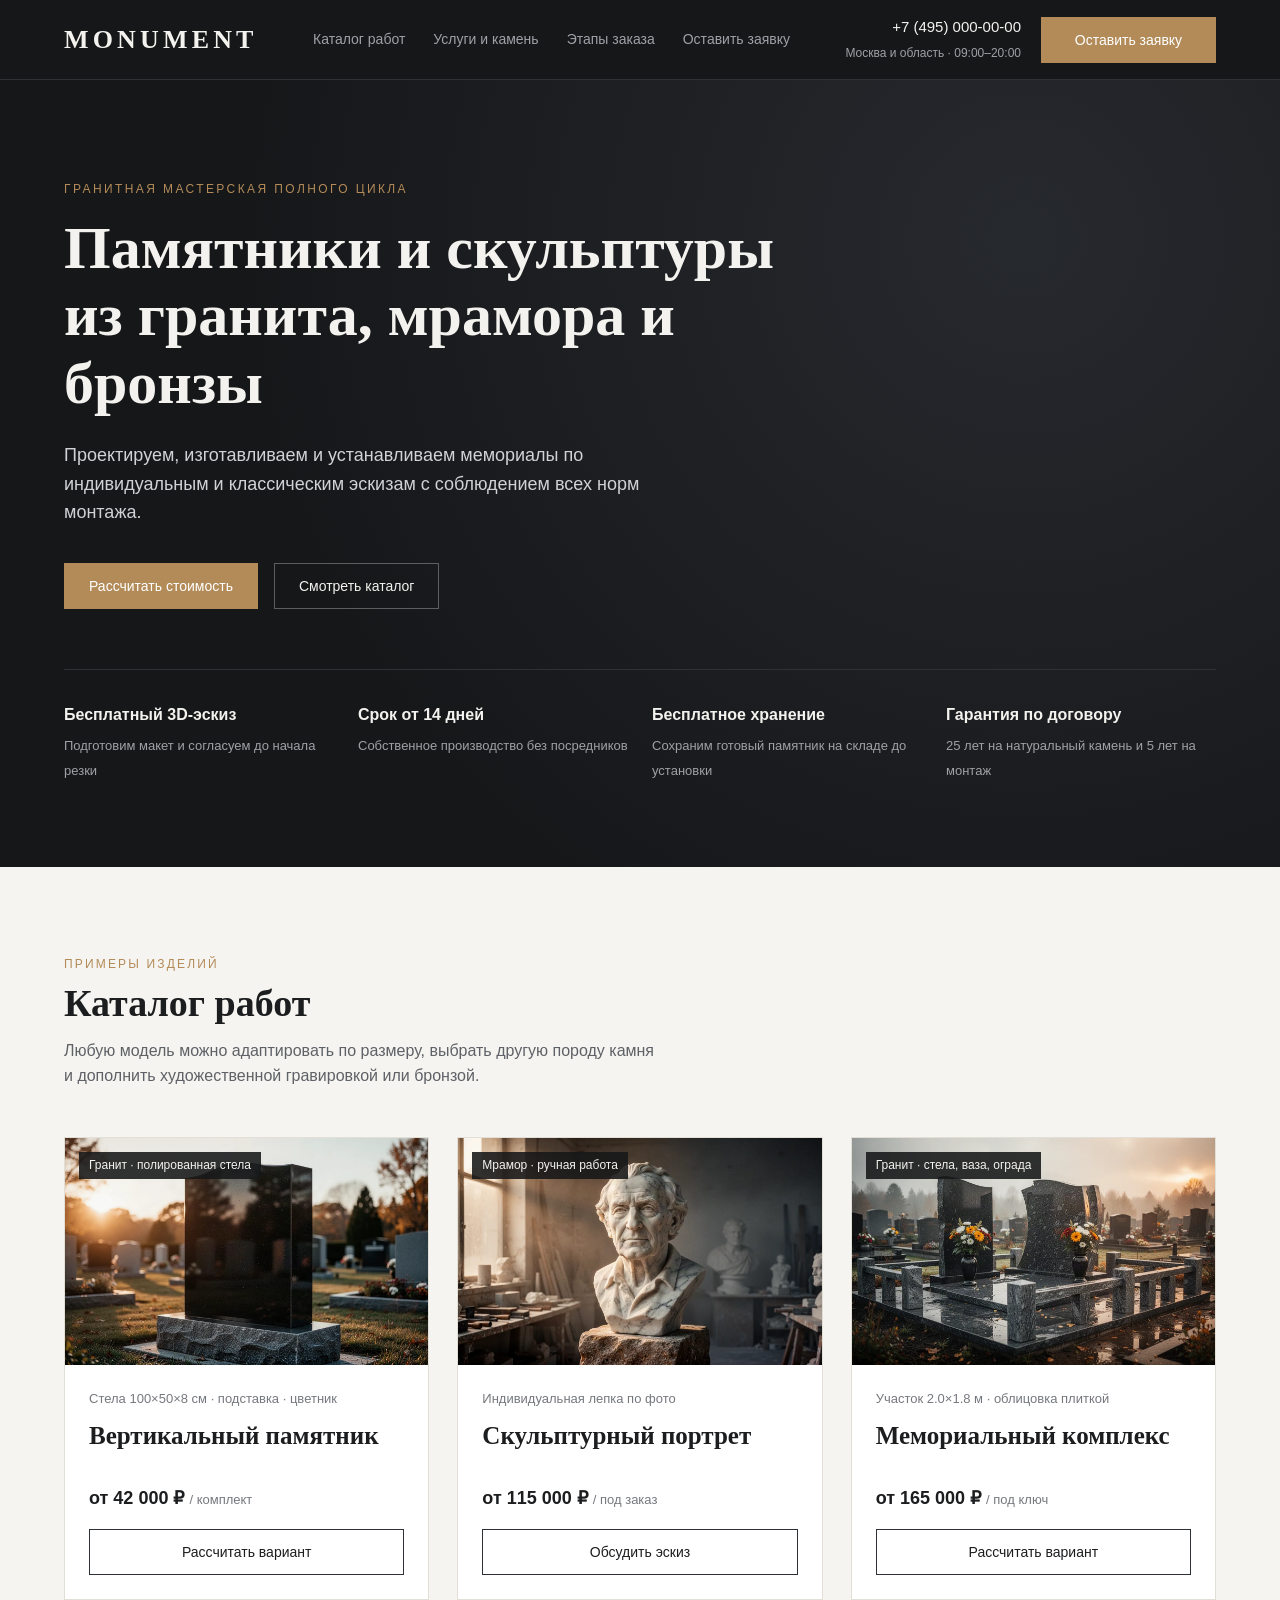
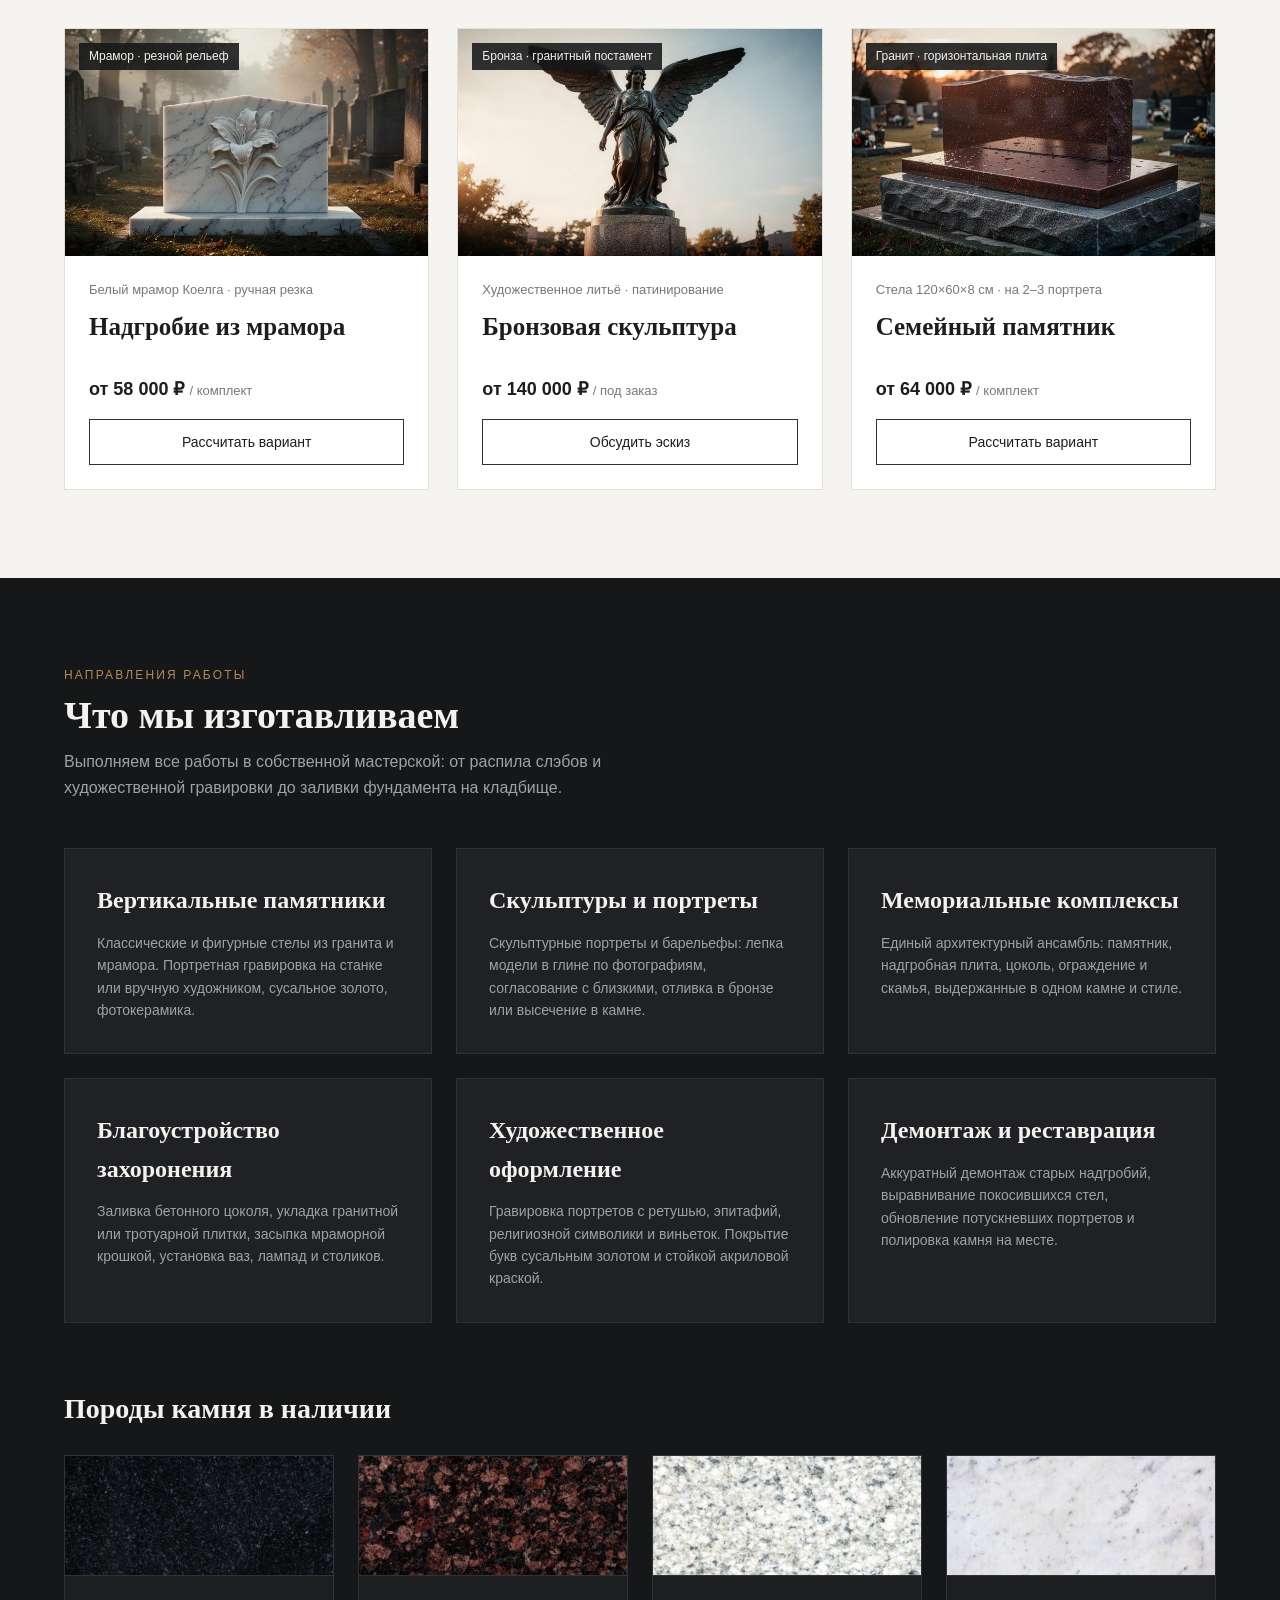
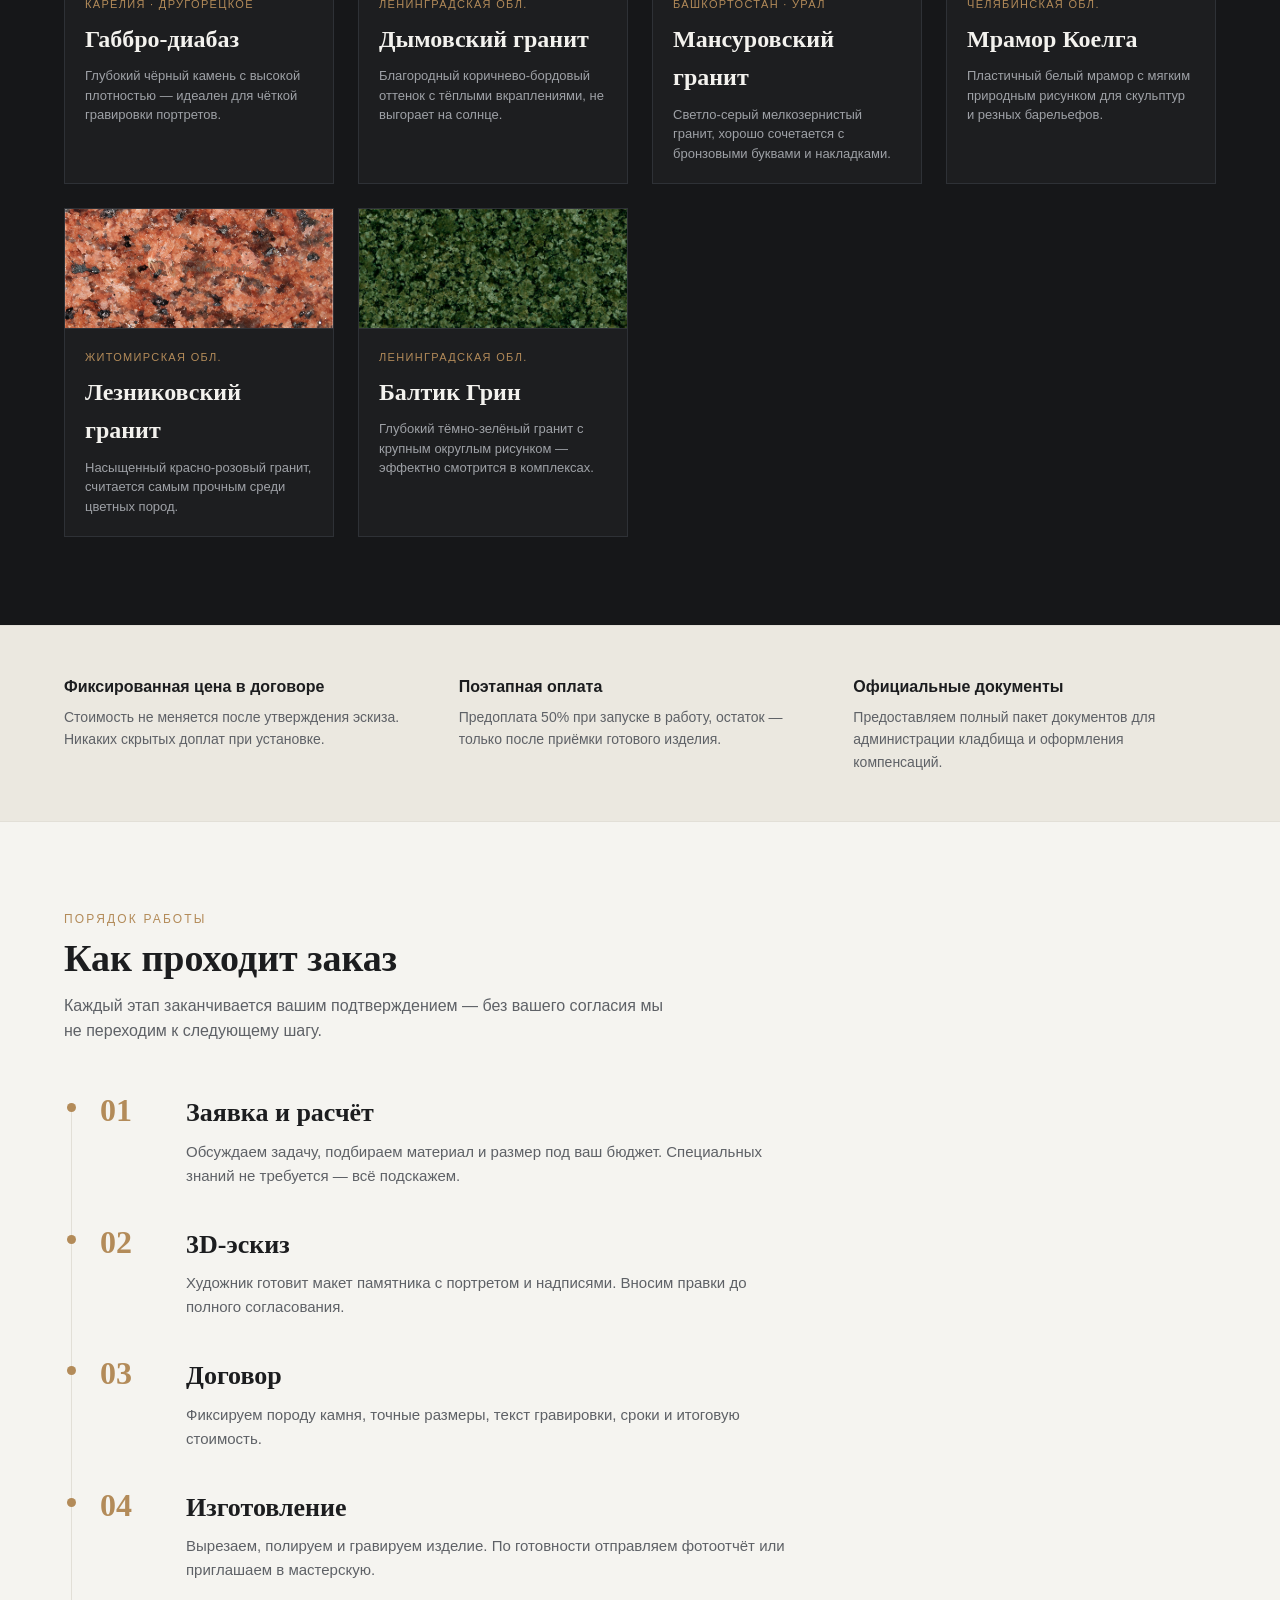
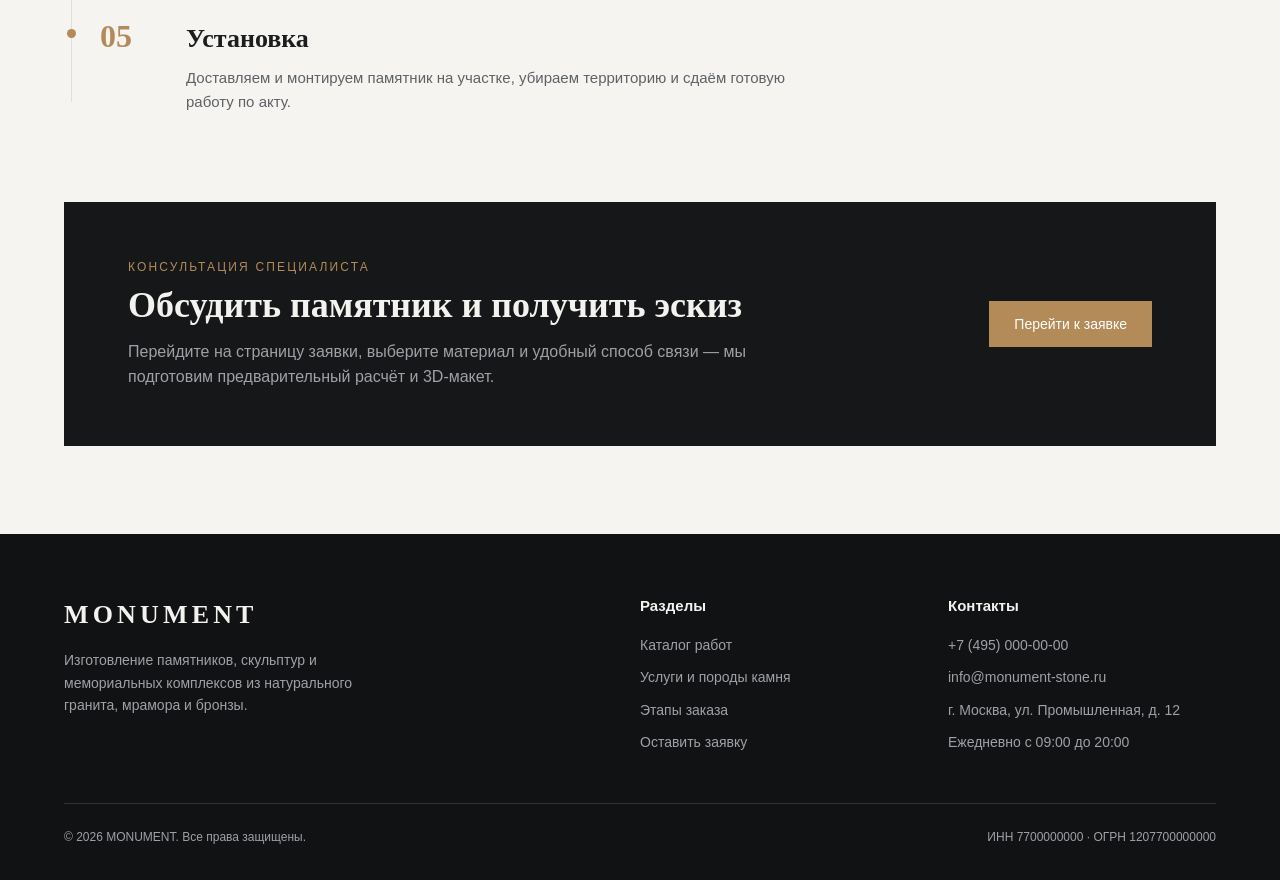
<file: index.html>
<!DOCTYPE html>
<html lang="ru">
<head>
  <meta charset="UTF-8">
  <meta name="viewport" content="width=device-width, initial-scale=1.0">
  <title>MONUMENT — Памятники и скульптуры из гранита, мрамора и бронзы</title>
  <link rel="stylesheet" href="css/style.css">
</head>
<body>

  <header class="header">
    <div class="container header-inner">
      <a href="index.html" class="logo">MONUMENT</a>
      
      <nav class="nav" aria-label="Основная навигация">
        <a href="#catalog">Каталог работ</a>
        <a href="#services">Услуги и камень</a>
        <a href="#steps">Этапы заказа</a>
        <a href="order.html">Оставить заявку</a>
      </nav>

      <div class="header-contacts">
        <div class="phone-block">
          <a href="tel:+74950000000" class="phone-link">+7 (495) 000-00-00</a>
          <span class="work-hours">Москва и область · 09:00–20:00</span>
        </div>
        <a href="order.html?subject=Общая консультация" class="btn btn-primary">Оставить заявку</a>
      </div>
    </div>
  </header>

  <main>
    <section class="hero">
      <div class="container">
        <span class="hero-tag">Гранитная мастерская полного цикла</span>
        <h1 class="hero-title">Памятники и скульптуры из гранита, мрамора и бронзы</h1>
        <p class="hero-subtitle">Проектируем, изготавливаем и устанавливаем мемориалы по индивидуальным и классическим эскизам с соблюдением всех норм монтажа.</p>
        
        <div class="hero-actions">
          <a href="order.html?subject=Расчёт стоимости и 3D-эскиз" class="btn btn-primary">Рассчитать стоимость</a>
          <a href="#catalog" class="btn btn-outline-light">Смотреть каталог</a>
        </div>

        <div class="hero-features">
          <div class="hero-feature">
            <strong>Бесплатный 3D-эскиз</strong>
            <span>Подготовим макет и согласуем до начала резки</span>
          </div>
          <div class="hero-feature">
            <strong>Срок от 14 дней</strong>
            <span>Собственное производство без посредников</span>
          </div>
          <div class="hero-feature">
            <strong>Бесплатное хранение</strong>
            <span>Сохраним готовый памятник на складе до установки</span>
          </div>
          <div class="hero-feature">
            <strong>Гарантия по договору</strong>
            <span>25 лет на натуральный камень и 5 лет на монтаж</span>
          </div>
        </div>
      </div>
    </section>

    <section id="catalog" class="section">
      <div class="container">
        <div class="section-header">
          <span class="section-subtitle">Примеры изделий</span>
          <h2 class="section-title">Каталог работ</h2>
          <p class="section-desc">Любую модель можно адаптировать по размеру, выбрать другую породу камня и дополнить художественной гравировкой или бронзой.</p>
        </div>

        <div class="catalog-grid">
          <article class="card">
            <div class="card-img card-img--granite">
              <span class="card-badge">Гранит · полированная стела</span>
              <img src="images/monument-1.jpg" alt="Вертикальный памятник">
            </div>
            <div class="card-body">
              <div class="card-meta">Стела 100×50×8 см · подставка · цветник</div>
              <h3 class="card-title">Вертикальный памятник</h3>
              <div class="card-price">от 42 000 ₽ <span>/ комплект</span></div>
              <a href="order.html?subject=Вертикальный памятник" class="btn btn-outline btn-full">Рассчитать вариант</a>
            </div>
          </article>

          <article class="card">
            <div class="card-img card-img--marble">
              <span class="card-badge">Мрамор · ручная работа</span>
              <img src="images/monument-2.jpg" alt="Скульптурный портрет">
            </div>
            <div class="card-body">
              <div class="card-meta">Индивидуальная лепка по фото</div>
              <h3 class="card-title">Скульптурный портрет</h3>
              <div class="card-price">от 115 000 ₽ <span>/ под заказ</span></div>
              <a href="order.html?subject=Скульптурный портрет" class="btn btn-outline btn-full">Обсудить эскиз</a>
            </div>
          </article>

          <article class="card">
            <div class="card-img card-img--complex">
              <span class="card-badge">Гранит · стела, ваза, ограда</span>
              <img src="images/monument-3.jpg" alt="Мемориальный комплекс">
            </div>
            <div class="card-body">
              <div class="card-meta">Участок 2.0×1.8 м · облицовка плиткой</div>
              <h3 class="card-title">Мемориальный комплекс</h3>
              <div class="card-price">от 165 000 ₽ <span>/ под ключ</span></div>
              <a href="order.html?subject=Мемориальный комплекс" class="btn btn-outline btn-full">Рассчитать вариант</a>
            </div>
          </article>

          <article class="card">
            <div class="card-img card-img--marble">
              <span class="card-badge">Мрамор · резной рельеф</span>
              <img src="images/monument-4.jpg" alt="Надгробие из мрамора">
            </div>
            <div class="card-body">
              <div class="card-meta">Белый мрамор Коелга · ручная резка</div>
              <h3 class="card-title">Надгробие из мрамора</h3>
              <div class="card-price">от 58 000 ₽ <span>/ комплект</span></div>
              <a href="order.html?subject=Надгробие из мрамора" class="btn btn-outline btn-full">Рассчитать вариант</a>
            </div>
          </article>

          <article class="card">
            <div class="card-img card-img--bronze">
              <span class="card-badge">Бронза · гранитный постамент</span>
              <img src="images/monument-5.jpg" alt="Бронзовая скульптура">
            </div>
            <div class="card-body">
              <div class="card-meta">Художественное литьё · патинирование</div>
              <h3 class="card-title">Бронзовая скульптура</h3>
              <div class="card-price">от 140 000 ₽ <span>/ под заказ</span></div>
              <a href="order.html?subject=Бронзовая скульптура" class="btn btn-outline btn-full">Обсудить эскиз</a>
            </div>
          </article>

          <article class="card">
            <div class="card-img card-img--granite">
              <span class="card-badge">Гранит · горизонтальная плита</span>
              <img src="images/monument-6.jpg" alt="Семейный памятник">
            </div>
            <div class="card-body">
              <div class="card-meta">Стела 120×60×8 см · на 2–3 портрета</div>
              <h3 class="card-title">Семейный памятник</h3>
              <div class="card-price">от 64 000 ₽ <span>/ комплект</span></div>
              <a href="order.html?subject=Семейный памятник" class="btn btn-outline btn-full">Рассчитать вариант</a>
            </div>
          </article>
        </div>
      </div>
    </section>

    <section id="services" class="section dark-section">
      <div class="container">
        <div class="section-header">
          <span class="section-subtitle">Направления работы</span>
          <h2 class="section-title">Что мы изготавливаем</h2>
          <p class="section-desc">Выполняем все работы в собственной мастерской: от распила слэбов и художественной гравировки до заливки фундамента на кладбище.</p>
        </div>

        <div class="services-grid">
          <div class="service-item">
            <h3>Вертикальные памятники</h3>
            <p>Классические и фигурные стелы из гранита и мрамора. Портретная гравировка на станке или вручную художником, сусальное золото, фотокерамика.</p>
          </div>
          <div class="service-item">
            <h3>Скульптуры и портреты</h3>
            <p>Скульптурные портреты и барельефы: лепка модели в глине по фотографиям, согласование с близкими, отливка в бронзе или высечение в камне.</p>
          </div>
          <div class="service-item">
            <h3>Мемориальные комплексы</h3>
            <p>Единый архитектурный ансамбль: памятник, надгробная плита, цоколь, ограждение и скамья, выдержанные в одном камне и стиле.</p>
          </div>
          <div class="service-item">
            <h3>Благоустройство захоронения</h3>
            <p>Заливка бетонного цоколя, укладка гранитной или тротуарной плитки, засыпка мраморной крошкой, установка ваз, лампад и столиков.</p>
          </div>
          <div class="service-item">
            <h3>Художественное оформление</h3>
            <p>Гравировка портретов с ретушью, эпитафий, религиозной символики и виньеток. Покрытие букв сусальным золотом и стойкой акриловой краской.</p>
          </div>
          <div class="service-item">
            <h3>Демонтаж и реставрация</h3>
            <p>Аккуратный демонтаж старых надгробий, выравнивание покосившихся стел, обновление потускневших портретов и полировка камня на месте.</p>
          </div>
        </div>

        <div class="stones-block">
          <h3 class="stones-heading">Породы камня в наличии</h3>
          <div class="stones-grid">
            <div class="stone-card">
              <img src="images/stone-1.jpg" alt="Габбро-диабаз" class="stone-img">
              <div class="stone-info">
                <span class="stone-origin">Карелия · Другорецкое</span>
                <strong>Габбро-диабаз</strong>
                <p>Глубокий чёрный камень с высокой плотностью — идеален для чёткой гравировки портретов.</p>
              </div>
            </div>

            <div class="stone-card">
              <img src="images/stone-2.jpg" alt="Дымовский гранит" class="stone-img">
              <div class="stone-info">
                <span class="stone-origin">Ленинградская обл.</span>
                <strong>Дымовский гранит</strong>
                <p>Благородный коричнево-бордовый оттенок с тёплыми вкраплениями, не выгорает на солнце.</p>
              </div>
            </div>

            <div class="stone-card">
              <img src="images/stone-3.jpg" alt="Мансуровский гранит" class="stone-img">
              <div class="stone-info">
                <span class="stone-origin">Башкортостан · Урал</span>
                <strong>Мансуровский гранит</strong>
                <p>Светло-серый мелкозернистый гранит, хорошо сочетается с бронзовыми буквами и накладками.</p>
              </div>
            </div>

            <div class="stone-card">
              <img src="images/stone-4.jpg" alt="Мрамор Коелга" class="stone-img">
              <div class="stone-info">
                <span class="stone-origin">Челябинская обл.</span>
                <strong>Мрамор Коелга</strong>
                <p>Пластичный белый мрамор с мягким природным рисунком для скульптур и резных барельефов.</p>
              </div>
            </div>

            <div class="stone-card">
              <img src="images/stone-5.jpg" alt="Лезниковский гранит" class="stone-img">
              <div class="stone-info">
                <span class="stone-origin">Житомирская обл.</span>
                <strong>Лезниковский гранит</strong>
                <p>Насыщенный красно-розовый гранит, считается самым прочным среди цветных пород.</p>
              </div>
            </div>

            <div class="stone-card">
              <img src="images/stone-6.jpg" alt="Балтик Грин" class="stone-img">
              <div class="stone-info">
                <span class="stone-origin">Ленинградская обл.</span>
                <strong>Балтик Грин</strong>
                <p>Глубокий тёмно-зелёный гранит с крупным округлым рисунком — эффектно смотрится в комплексах.</p>
              </div>
            </div>                    
          </div>
        </div>
      </div>
    </section>

    <section class="trust-bar" aria-label="Условия и гарантии">
      <div class="container trust-grid">
        <div class="trust-item">
          <h4>Фиксированная цена в договоре</h4>
          <p>Стоимость не меняется после утверждения эскиза. Никаких скрытых доплат при установке.</p>
        </div>
        <div class="trust-item">
          <h4>Поэтапная оплата</h4>
          <p>Предоплата 50% при запуске в работу, остаток — только после приёмки готового изделия.</p>
        </div>
        <div class="trust-item">
          <h4>Официальные документы</h4>
          <p>Предоставляем полный пакет документов для администрации кладбища и оформления компенсаций.</p>
        </div>
      </div>
    </section>

    <section id="steps" class="section">
      <div class="container">
        <div class="section-header">
          <span class="section-subtitle">Порядок работы</span>
          <h2 class="section-title">Как проходит заказ</h2>
          <p class="section-desc">Каждый этап заканчивается вашим подтверждением — без вашего согласия мы не переходим к следующему шагу.</p>
        </div>

        <ol class="steps-timeline">
          <li class="step-row">
            <span class="step-num">01</span>
            <div class="step-content">
              <h3>Заявка и расчёт</h3>
              <p>Обсуждаем задачу, подбираем материал и размер под ваш бюджет. Специальных знаний не требуется — всё подскажем.</p>
            </div>
          </li>
          <li class="step-row">
            <span class="step-num">02</span>
            <div class="step-content">
              <h3>3D-эскиз</h3>
              <p>Художник готовит макет памятника с портретом и надписями. Вносим правки до полного согласования.</p>
            </div>
          </li>
          <li class="step-row">
            <span class="step-num">03</span>
            <div class="step-content">
              <h3>Договор</h3>
              <p>Фиксируем породу камня, точные размеры, текст гравировки, сроки и итоговую стоимость.</p>
            </div>
          </li>
          <li class="step-row">
            <span class="step-num">04</span>
            <div class="step-content">
              <h3>Изготовление</h3>
              <p>Вырезаем, полируем и гравируем изделие. По готовности отправляем фотоотчёт или приглашаем в мастерскую.</p>
            </div>
          </li>
          <li class="step-row">
            <span class="step-num">05</span>
            <div class="step-content">
              <h3>Установка</h3>
              <p>Доставляем и монтируем памятник на участке, убираем территорию и сдаём готовую работу по акту.</p>
            </div>
          </li>
        </ol>
      </div>
    </section>

    <section class="section cta-section">
      <div class="container">
        <div class="cta-banner">
          <div>
            <span class="section-subtitle">Консультация специалиста</span>
            <h2>Обсудить памятник и получить эскиз</h2>
            <p>Перейдите на страницу заявки, выберите материал и удобный способ связи — мы подготовим предварительный расчёт и 3D-макет.</p>
          </div>
          <div class="cta-banner-action">
            <a href="order.html?subject=Обсуждение эскиза" class="btn btn-primary">Перейти к заявке</a>
          </div>
        </div>
      </div>
    </section>
  </main>

  <footer class="footer">
    <div class="container">
      <div class="footer-grid">
        <div class="footer-col">
          <a href="index.html" class="logo footer-logo">MONUMENT</a>
          <p class="footer-about">Изготовление памятников, скульптур и мемориальных комплексов из натурального гранита, мрамора и бронзы.</p>
        </div>
        <div class="footer-col">
          <h4>Разделы</h4>
          <ul class="footer-links">
            <li><a href="#catalog">Каталог работ</a></li>
            <li><a href="#services">Услуги и породы камня</a></li>
            <li><a href="#steps">Этапы заказа</a></li>
            <li><a href="order.html">Оставить заявку</a></li>
          </ul>
        </div>
        <div class="footer-col">
          <h4>Контакты</h4>
          <ul class="footer-links">
            <li><a href="tel:+74950000000">+7 (495) 000-00-00</a></li>
            <li><a href="mailto:info@monument-stone.ru">info@monument-stone.ru</a></li>
            <li>г. Москва, ул. Промышленная, д. 12</li>
            <li>Ежедневно с 09:00 до 20:00</li>
          </ul>
        </div>
      </div>
      <div class="footer-bottom">
        <span>© 2026 MONUMENT. Все права защищены.</span>
        <span>ИНН 7700000000 · ОГРН 1207700000000</span>
      </div>
    </div>
  </footer>

  <script src="js/script.js"></script>
</body>
</html>
</file>
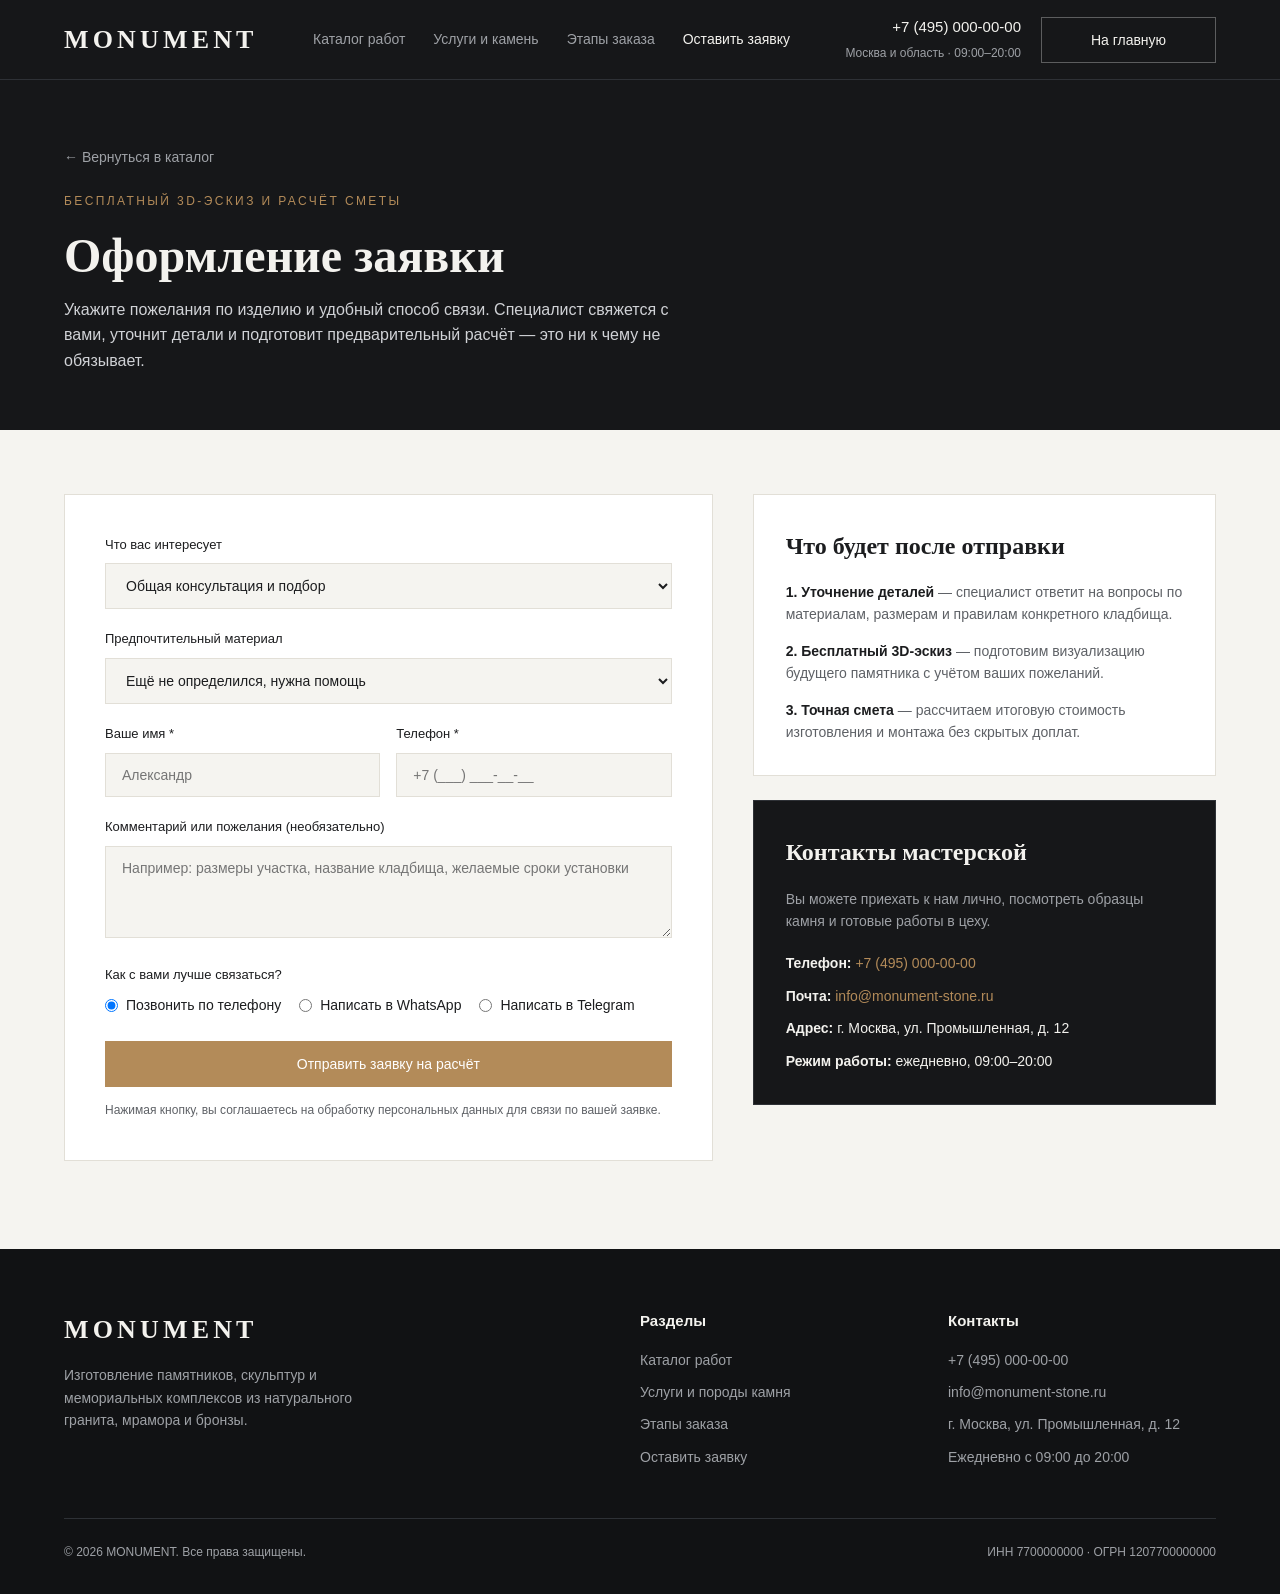
<file: order.html>
<!DOCTYPE html>
<html lang="ru">
<head>
  <meta charset="UTF-8">
  <meta name="viewport" content="width=device-width, initial-scale=1.0">
  <title>Оставить заявку — MONUMENT</title>
  <link rel="stylesheet" href="css/style.css">
</head>
<body>

  <header class="header">
    <div class="container header-inner">
      <a href="index.html" class="logo">MONUMENT</a>
      
      <nav class="nav" aria-label="Основная навигация">
        <a href="index.html#catalog">Каталог работ</a>
        <a href="index.html#services">Услуги и камень</a>
        <a href="index.html#steps">Этапы заказа</a>
        <a href="order.html" class="nav-active">Оставить заявку</a>
      </nav>

      <div class="header-contacts">
        <div class="phone-block">
          <a href="tel:+74950000000" class="phone-link">+7 (495) 000-00-00</a>
          <span class="work-hours">Москва и область · 09:00–20:00</span>
        </div>
        <a href="index.html" class="btn btn-outline-light">На главную</a>
      </div>
    </div>
  </header>

  <main>
    <section class="page-header">
      <div class="container">
        <a href="index.html" class="back-link">← Вернуться в каталог</a>
        <span class="hero-tag">Бесплатный 3D-эскиз и расчёт сметы</span>
        <h1 class="page-title">Оформление заявки</h1>
        <p class="page-subtitle">Укажите пожелания по изделию и удобный способ связи. Специалист свяжется с вами, уточнит детали и подготовит предварительный расчёт — это ни к чему не обязывает.</p>
      </div>
    </section>

    <section class="section order-page-section">
      <div class="container">
        <div class="order-layout">
          <div class="order-form-card">
            <form class="order-form" id="standaloneOrderForm" action="#" method="post">
              <div class="form-group">
                <label for="order-subject" class="form-label">Что вас интересует</label>
                <select id="order-subject" name="subject" class="form-control">
                  <option value="Общая консультация">Общая консультация и подбор</option>
                  <option value="Расчёт стоимости и 3D-эскиз">Расчёт стоимости и 3D-эскиз</option>
                  <option value="Вертикальный памятник">Вертикальный памятник</option>
                  <option value="Скульптурный портрет">Скульптурный портрет</option>
                  <option value="Мемориальный комплекс">Мемориальный комплекс</option>
                  <option value="Надгробие из мрамора">Надгробие из мрамора</option>
                  <option value="Бронзовая скульптура">Бронзовая скульптура</option>
                  <option value="Семейный памятник">Семейный памятник</option>
                  <option value="Благоустройство захоронения">Благоустройство захоронения</option>
                </select>
              </div>

              <div class="form-group">
                <label for="order-material" class="form-label">Предпочтительный материал</label>
                <select id="order-material" name="material" class="form-control">
                  <option value="Не определился">Ещё не определился, нужна помощь</option>
                  <option value="Габбро-диабаз (чёрный гранит)">Габбро-диабаз (чёрный гранит)</option>
                  <option value="Дымовский гранит (коричневый)">Дымовский гранит (коричневый)</option>
                  <option value="Мансуровский гранит (светло-серый)">Мансуровский гранит (светло-серый)</option>
                  <option value="Мрамор Коелга (белый)">Мрамор Коелга (белый)</option>
                  <option value="Бронза и гранит">Бронза и гранит</option>
                </select>
              </div>

              <div class="form-row">
                <div class="form-group">
                  <label for="order-name" class="form-label">Ваше имя *</label>
                  <input id="order-name" name="name" type="text" class="form-control" placeholder="Александр" required>
                </div>
                <div class="form-group">
                  <label for="order-phone" class="form-label">Телефон *</label>
                  <input id="order-phone" name="phone" type="tel" class="form-control" placeholder="+7 (___) ___-__-__" required>
                </div>
              </div>

              <div class="form-group">
                <label for="order-comment" class="form-label">Комментарий или пожелания (необязательно)</label>
                <textarea id="order-comment" name="comment" rows="4" class="form-control" placeholder="Например: размеры участка, название кладбища, желаемые сроки установки"></textarea>
              </div>

              <fieldset class="messenger-choice messenger-choice--light">
                <legend class="form-label">Как с вами лучше связаться?</legend>
                <label><input type="radio" name="contact_way" value="phone" checked> Позвонить по телефону</label>
                <label><input type="radio" name="contact_way" value="whatsapp"> Написать в WhatsApp</label>
                <label><input type="radio" name="contact_way" value="telegram"> Написать в Telegram</label>
              </fieldset>

              <button type="submit" class="btn btn-primary btn-full">Отправить заявку на расчёт</button>
              <p class="form-note">Нажимая кнопку, вы соглашаетесь на обработку персональных данных для связи по вашей заявке.</p>
            </form>

            <div class="order-success" id="orderSuccess" hidden>
              <span class="section-subtitle">Заявка принята</span>
              <h2>Спасибо за обращение</h2>
              <p>Мы получили вашу заявку (<strong id="successSubject"></strong>) и свяжемся с вами выбранным способом в рабочее время с 09:00 до 20:00.</p>
              <a href="index.html" class="btn btn-outline">Вернуться на главную</a>
            </div>
          </div>

          <aside class="order-sidebar">
            <div class="sidebar-card">
              <h3>Что будет после отправки</h3>
              <ul class="sidebar-list">
                <li><strong>1. Уточнение деталей</strong> — специалист ответит на вопросы по материалам, размерам и правилам конкретного кладбища.</li>
                <li><strong>2. Бесплатный 3D-эскиз</strong> — подготовим визуализацию будущего памятника с учётом ваших пожеланий.</li>
                <li><strong>3. Точная смета</strong> — рассчитаем итоговую стоимость изготовления и монтажа без скрытых доплат.</li>
              </ul>
            </div>

            <div class="sidebar-card sidebar-card--dark">
              <h3>Контакты мастерской</h3>
              <p>Вы можете приехать к нам лично, посмотреть образцы камня и готовые работы в цеху.</p>
              <ul class="sidebar-contacts">
                <li><strong>Телефон:</strong> <a href="tel:+74950000000">+7 (495) 000-00-00</a></li>
                <li><strong>Почта:</strong> <a href="mailto:info@monument-stone.ru">info@monument-stone.ru</a></li>
                <li><strong>Адрес:</strong> г. Москва, ул. Промышленная, д. 12</li>
                <li><strong>Режим работы:</strong> ежедневно, 09:00–20:00</li>
              </ul>
            </div>
          </aside>
        </div>
      </div>
    </section>
  </main>

  <footer class="footer">
    <div class="container">
      <div class="footer-grid">
        <div class="footer-col">
          <a href="index.html" class="logo footer-logo">MONUMENT</a>
          <p class="footer-about">Изготовление памятников, скульптур и мемориальных комплексов из натурального гранита, мрамора и бронзы.</p>
        </div>
        <div class="footer-col">
          <h4>Разделы</h4>
          <ul class="footer-links">
            <li><a href="index.html#catalog">Каталог работ</a></li>
            <li><a href="index.html#services">Услуги и породы камня</a></li>
            <li><a href="index.html#steps">Этапы заказа</a></li>
            <li><a href="order.html">Оставить заявку</a></li>
          </ul>
        </div>
        <div class="footer-col">
          <h4>Контакты</h4>
          <ul class="footer-links">
            <li><a href="tel:+74950000000">+7 (495) 000-00-00</a></li>
            <li><a href="mailto:info@monument-stone.ru">info@monument-stone.ru</a></li>
            <li>г. Москва, ул. Промышленная, д. 12</li>
            <li>Ежедневно с 09:00 до 20:00</li>
          </ul>
        </div>
      </div>
      <div class="footer-bottom">
        <span>© 2026 MONUMENT. Все права защищены.</span>
        <span>ИНН 7700000000 · ОГРН 1207700000000</span>
      </div>
    </div>
  </footer>

  <script src="js/script.js"></script>
</body>
</html>
</file>
<file: css/style.css>
:root {
  --bg-dark: #161719;
  --bg-card: #1f2124;
  --bg-light: #f5f4f0;
  --bg-trust: #ebe8e0;
  --text-light: #f3f2ee;
  --text-muted: #9ea1a6;
  --text-dark: #1c1d1f;
  --text-secondary: #5e6166;
  --accent: #b38b59;
  --accent-hover: #9c7544;
  --border-dark: #2e3136;
  --border-light: #e2dfd7;
  --font-serif: Georgia, "Times New Roman", serif;
  --font-sans: -apple-system, BlinkMacSystemFont, "Segoe UI", Roboto, Helvetica, Arial, sans-serif;
}

*,
*::before,
*::after {
  box-sizing: border-box;
  margin: 0;
  padding: 0;
}

html {
  scroll-behavior: smooth;
}

body {
  font-family: var(--font-sans);
  background-color: var(--bg-light);
  color: var(--text-dark);
  line-height: 1.6;
  -webkit-font-smoothing: antialiased;
}

h1, h2, h3, .logo {
  font-family: var(--font-serif);
  font-weight: 600;
}

.container {
  max-width: 1200px;
  margin: 0 auto;
  padding: 0 24px;
}

/* Шапка */
.header {
  background-color: var(--bg-dark);
  color: var(--text-light);
  border-bottom: 1px solid var(--border-dark);
  position: sticky;
  top: 0;
  z-index: 100;
  height: 80px;
}

.header-inner {
  display: flex;
  justify-content: space-between;
  align-items: center;
  height: 100%;
  gap: 16px;
  white-space: nowrap;
}

.logo {
  font-size: 26px;
  letter-spacing: 0.16em;
  color: var(--text-light);
  text-decoration: none;
  text-transform: uppercase;
}

.nav {
  display: flex;
  gap: 28px;
}

.nav a {
  color: var(--text-muted);
  text-decoration: none;
  font-size: 14px;
  transition: color 0.2s ease;
}

.nav a:hover,
.nav a.nav-active {
  color: var(--text-light);
}

.header-contacts {
  display: flex;
  align-items: center;
  gap: 20px;
}

.phone-block {
  text-align: right;
}

.phone-link {
  color: var(--text-light);
  text-decoration: none;
  font-weight: 500;
  font-size: 15px;
  display: block;
}

.work-hours {
  font-size: 12px;
  color: var(--text-muted);
}

/* Кнопки */
.btn {
  display: inline-flex;
  align-items: center;
  justify-content: center;
  height: 46px;
  padding: 0 24px;
  font-family: inherit;
  font-size: 14px;
  font-weight: 500;
  line-height: 1;
  text-decoration: none;
  border: 1px solid transparent;
  cursor: pointer;
  transition: all 0.25s;
  box-sizing: border-box;
}

.btn-full {
  width: 100%;
}

.btn-primary {
  background-color: var(--accent);
  color: #ffffff;
}

.btn-primary:hover {
  background-color: var(--accent-hover);
}

.btn-outline {
  border-color: var(--border-dark);
  color: var(--text-dark);
  background: transparent;
}

.btn-outline:hover {
  background-color: var(--bg-dark);
  color: var(--text-light);
}

.btn-outline-light {
  border-color: rgba(255, 255, 255, 0.3);
  color: var(--text-light);
  background: transparent;
}

.btn-outline-light:hover {
  border-color: var(--text-light);
  background: rgba(255, 255, 255, 0.06);
}

.header .btn {
  min-width: 175px;
}

/* Первый экран */
.hero {
  background: radial-gradient(circle at 80% 20%, #26292e 0%, #161719 65%);
  color: var(--text-light);
  padding: 100px 0 84px;
}

.hero-tag {
  color: var(--accent);
  font-size: 12px;
  letter-spacing: 0.2em;
  text-transform: uppercase;
  margin-bottom: 16px;
  display: block;
}

.hero-title {
  font-size: clamp(36px, 5vw, 60px);
  line-height: 1.12;
  max-width: 780px;
  margin-bottom: 24px;
}

.hero-subtitle {
  font-size: 18px;
  color: #d0d2d6;
  max-width: 600px;
  margin-bottom: 36px;
  font-weight: 300;
}

.hero-actions {
  display: flex;
  gap: 16px;
  flex-wrap: wrap;
  margin-bottom: 60px;
}

.hero-features {
  display: grid;
  grid-template-columns: repeat(auto-fit, minmax(220px, 1fr));
  gap: 24px;
  padding-top: 32px;
  border-top: 1px solid var(--border-dark);
}

.hero-feature strong {
  display: block;
  font-size: 16px;
  color: var(--text-light);
  margin-bottom: 4px;
}

.hero-feature span {
  font-size: 13px;
  color: var(--text-muted);
}

/* Секции */
.section {
  padding: 88px 0;
}

.section-header {
  margin-bottom: 48px;
}

.section-subtitle {
  color: var(--accent);
  font-size: 12px;
  letter-spacing: 0.18em;
  text-transform: uppercase;
  display: block;
  margin-bottom: 8px;
}

.section-title {
  font-size: 38px;
  line-height: 1.15;
  margin-bottom: 12px;
}

.section-desc {
  color: var(--text-secondary);
  max-width: 600px;
}

/* Каталог */
.catalog-grid {
  display: grid;
  grid-template-columns: repeat(auto-fill, minmax(340px, 1fr));
  gap: 28px;
}

.card {
  background: #ffffff;
  border: 1px solid var(--border-light);
  display: flex;
  flex-direction: column;
  transition: transform 0.2s ease, box-shadow 0.2s ease;
}

.card:hover {
  transform: translateY(-4px);
  box-shadow: 0 12px 30px rgba(0, 0, 0, 0.06);
}

.card-img {
  width: 100%;
  aspect-ratio: 16 / 10;
  background-color: #1c1e22;
  position: relative;
  overflow: hidden;
  padding: 0;
}

.card-img img {
  width: 100%;
  height: 100%;
  object-fit: cover;
  object-position: center 35%;
  display: block;
  transition: transform 0.35s ease;
}

.card:hover .card-img img {
  transform: scale(1.04);
}

.card-placeholder-label {
  font-size: 12px;
  letter-spacing: 0.14em;
  text-transform: uppercase;
  color: rgba(255, 255, 255, 0.45);
  border: 1px dashed rgba(255, 255, 255, 0.25);
  padding: 8px 16px;
}

.card-badge {
  position: absolute;
  top: 14px;
  left: 14px;
  background: rgba(22, 23, 25, 0.88);
  color: var(--text-light);
  font-size: 12px;
  padding: 4px 10px;
}

.card-body {
  padding: 24px;
  flex-grow: 1;
  display: flex;
  flex-direction: column;
}

.card-meta {
  font-size: 13px;
  color: #75787d;
  margin-bottom: 6px;
}

.card-title {
  font-size: 25px;
  margin-bottom: 12px;
}

.card-price {
  font-size: 18px;
  font-weight: 600;
  margin-top: auto;
  padding-top: 16px;
  margin-bottom: 16px;
}

.card-price span {
  font-size: 13px;
  font-weight: 400;
  color: #75787d;
}

/* Тёмная секция: услуги и камень */
.dark-section {
  background-color: var(--bg-dark);
  color: var(--text-light);
}

.dark-section .section-desc {
  color: var(--text-muted);
}

.services-grid {
  display: grid;
  grid-template-columns: repeat(3, 1fr);
  gap: 24px;
  margin-bottom: 64px;
}

@media (max-width: 900px) {
  .services-grid {
    grid-template-columns: 1fr;
  }
}

.service-item {
  background: var(--bg-card);
  padding: 32px;
  border: 1px solid var(--border-dark);
}

.service-item h3 {
  font-size: 24px;
  margin-bottom: 12px;
  color: var(--text-light);
}

.service-item p {
  font-size: 14px;
  color: var(--text-muted);
}

.stones-heading {
  font-size: 28px;
  margin-bottom: 24px;
}

.stones-grid {
  display: grid;
  grid-template-columns: repeat(auto-fit, minmax(250px, 1fr));
  gap: 24px;
}

.stone-card {
  background: rgba(255, 255, 255, 0.03);
  border: 1px solid var(--border-dark);
  overflow: hidden;
  transition: transform 0.25s, border-color 0.25s;
}

.stone-card:hover {
  transform: translateY(-4px);
  border-color: var(--accent);
}

.stone-img {
  width: 100%;
  height: 120px;
  object-fit: cover;
  display: block;
  border-bottom: 1px solid var(--border-dark);
}

.stone-info {
  padding: 20px;
}

.stone-origin {
  display: block;
  font-size: 11px;
  text-transform: uppercase;
  letter-spacing: 0.12em;
  color: var(--accent);
  margin-bottom: 6px;
}

.stone-info strong {
  display: block;
  font-family: 'Cormorant Garamond', serif;
  font-size: 24px;
  color: var(--text-light);
  margin-bottom: 8px;
}

.stone-info p {
  font-size: 13px;
  color: var(--text-muted);
  line-height: 1.5;
}

/* Блок доверия и гарантий */
.trust-bar {
  background: var(--bg-trust);
  padding: 48px 0;
  border-top: 1px solid var(--border-light);
  border-bottom: 1px solid var(--border-light);
}

.trust-grid {
  display: grid;
  grid-template-columns: repeat(auto-fit, minmax(250px, 1fr));
  gap: 32px;
}

.trust-item h4 {
  font-size: 16px;
  margin-bottom: 6px;
}

.trust-item p {
  font-size: 14px;
  color: var(--text-secondary);
}

/* Этапы работы */
.steps-timeline {
  list-style: none;
  max-width: 780px;
  position: relative;
  padding-left: 36px;
}

/* Вертикальная тонкая линия слева */
.steps-timeline::before {
  content: "";
  position: absolute;
  left: 7px;
  top: 12px;
  bottom: 12px;
  width: 1px;
  background: var(--border-light);
}

.step-row {
  position: relative;
  display: grid;
  grid-template-columns: 70px 1fr;
  gap: 16px;
  align-items: baseline;
  padding-bottom: 36px;
}

.step-row:last-child {
  padding-bottom: 0;
}

/* Бронзовая точка на линии */
.step-row::before {
  content: "";
  position: absolute;
  left: -33px;
  top: 11px;
  width: 9px;
  height: 9px;
  border-radius: 50%;
  background: var(--accent);
}

.step-num {
  font-family: 'Cormorant Garamond', serif;
  font-size: 32px;
  font-weight: 600;
  color: var(--accent);
  line-height: 1;
}

.step-content h3 {
  font-size: 26px;
  margin-bottom: 6px;
  color: var(--text-dark);
}

.step-content p {
  font-size: 15px;
  color: #5e6166;
  max-width: 600px;
}

@media (max-width: 600px) {
  .step-row {
    grid-template-columns: 1fr;
    gap: 4px;
  }
}

/* Баннер перехода на страницу заявки */
.cta-section {
  padding-top: 0;
}

.cta-banner {
  background: var(--bg-dark);
  color: var(--text-light);
  padding: 56px 64px;
  display: flex;
  justify-content: space-between;
  align-items: center;
  gap: 40px;
}

.cta-banner h2 {
  font-size: 36px;
  line-height: 1.15;
  margin-bottom: 12px;
}

.cta-banner p {
  color: var(--text-muted);
  max-width: 620px;
}

.cta-banner-action {
  flex-shrink: 0;
}

/* Отдельная страница заявки (order.html) */
.page-header {
  background-color: var(--bg-dark);
  color: var(--text-light);
  padding: 64px 0 56px;
}

.back-link {
  display: inline-block;
  color: var(--text-muted);
  text-decoration: none;
  font-size: 14px;
  margin-bottom: 24px;
  transition: color 0.2s ease;
}

.back-link:hover {
  color: var(--text-light);
}

.page-title {
  font-size: clamp(32px, 4vw, 48px);
  line-height: 1.15;
  margin-bottom: 14px;
}

.page-subtitle {
  color: #d0d2d6;
  max-width: 640px;
  font-size: 16px;
  font-weight: 300;
}

.order-page-section {
  padding: 64px 0 88px;
}

.order-layout {
  display: grid;
  grid-template-columns: 1.4fr 1fr;
  gap: 40px;
  align-items: start;
}

.order-form-card {
  background: #ffffff;
  border: 1px solid var(--border-light);
  padding: 40px;
}

.form-row {
  display: grid;
  grid-template-columns: 1fr 1fr;
  gap: 16px;
}

.form-group {
  margin-bottom: 20px;
}

.form-label {
  display: block;
  font-size: 13px;
  font-weight: 500;
  color: var(--text-dark);
  margin-bottom: 8px;
}

.form-control {
  width: 100%;
  padding: 13px 16px;
  background: var(--bg-light);
  border: 1px solid var(--border-light);
  color: var(--text-dark);
  font-family: inherit;
  font-size: 14px;
}

.form-control:focus {
  outline: none;
  border-color: var(--accent);
  background: #ffffff;
}

textarea.form-control {
  resize: vertical;
}

.messenger-choice {
  border: none;
  display: flex;
  flex-wrap: wrap;
  gap: 18px;
  margin-bottom: 24px;
  font-size: 14px;
  color: var(--text-dark);
}

.messenger-choice legend {
  width: 100%;
}

.messenger-choice label {
  display: flex;
  align-items: center;
  gap: 8px;
  cursor: pointer;
}

.form-note {
  margin-top: 14px;
  font-size: 12px;
  color: var(--text-secondary);
}

.order-success {
  padding: 20px 0;
}

.order-success h2 {
  font-size: 32px;
  margin-bottom: 12px;
}

.order-success p {
  color: var(--text-secondary);
  margin-bottom: 24px;
}

/* Боковая колонка на странице заявки */
.order-sidebar {
  display: flex;
  flex-direction: column;
  gap: 24px;
}

.sidebar-card {
  background: #ffffff;
  border: 1px solid var(--border-light);
  padding: 32px;
}

.sidebar-card h3 {
  font-size: 24px;
  margin-bottom: 16px;
}

.sidebar-list {
  list-style: none;
  display: flex;
  flex-direction: column;
  gap: 14px;
  font-size: 14px;
  color: var(--text-secondary);
}

.sidebar-list strong {
  color: var(--text-dark);
}

.sidebar-card--dark {
  background: var(--bg-dark);
  border-color: var(--border-dark);
  color: var(--text-light);
}

.sidebar-card--dark p {
  font-size: 14px;
  color: var(--text-muted);
  margin-bottom: 20px;
}

.sidebar-contacts {
  list-style: none;
  display: flex;
  flex-direction: column;
  gap: 10px;
  font-size: 14px;
}

.sidebar-contacts a {
  color: var(--accent);
  text-decoration: none;
}

.sidebar-contacts a:hover {
  text-decoration: underline;
}

/* Подвал */
.footer {
  background: #111214;
  color: var(--text-muted);
  padding: 60px 0 32px;
  font-size: 14px;
}

.footer-grid {
  display: grid;
  grid-template-columns: 2fr 1fr 1fr;
  gap: 40px;
  padding-bottom: 40px;
  border-bottom: 1px solid var(--border-dark);
}

.footer-logo {
  display: block;
  margin-bottom: 14px;
}

.footer-about {
  max-width: 340px;
}

.footer-col h4 {
  color: var(--text-light);
  margin-bottom: 16px;
  font-size: 15px;
}

.footer-links {
  list-style: none;
}

.footer-links li {
  margin-bottom: 10px;
}

.footer-links a {
  color: var(--text-muted);
  text-decoration: none;
  transition: color 0.2s ease;
}

.footer-links a:hover {
  color: var(--text-light);
}

.footer-bottom {
  padding-top: 24px;
  display: flex;
  justify-content: space-between;
  flex-wrap: wrap;
  gap: 16px;
  font-size: 12px;
}

@media (max-width: 900px) {
  .nav {
    display: none;
  }

  .cta-banner {
    flex-direction: column;
    align-items: flex-start;
    padding: 36px 24px;
  }

  .order-layout {
    grid-template-columns: 1fr;
  }

  .footer-grid {
    grid-template-columns: 1fr;
  }
}

@media (max-width: 600px) {
  .phone-block {
    display: none;
  }

  .catalog-grid,
  .form-row {
    grid-template-columns: 1fr;
  }

  .order-form-card {
    padding: 24px;
  }
}
</file>
